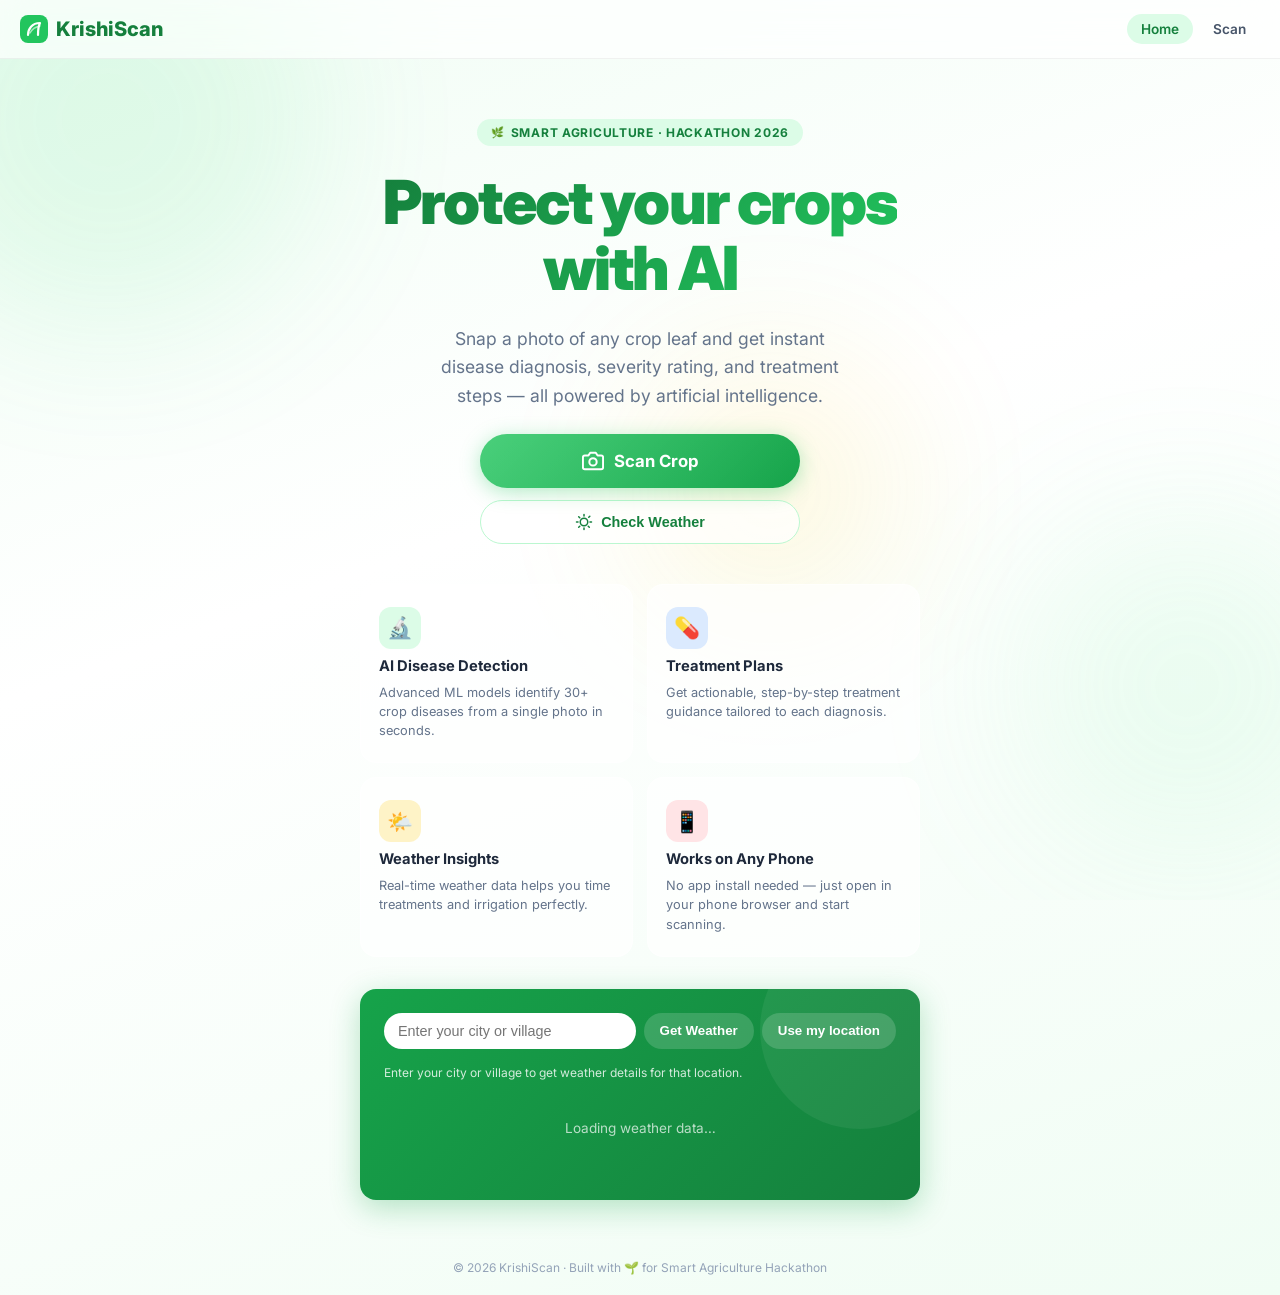
<file: index.html>
<!DOCTYPE html>
<html lang="en">
<head>
  <meta charset="UTF-8" />
  <meta name="viewport" content="width=device-width, initial-scale=1.0" />
  <title>KrishiScan — AI Crop Disease Detection</title>
  <meta name="description" content="KrishiScan uses AI to instantly detect crop diseases from leaf photos. Get treatment recommendations and protect your harvest." />
  <link rel="preconnect" href="https://fonts.googleapis.com" />
  <link rel="preconnect" href="https://fonts.gstatic.com" crossorigin />
  <link href="https://fonts.googleapis.com/css2?family=Inter:wght@400;500;600;700;800;900&display=swap" rel="stylesheet" />
  <style>
    /* ======== DESIGN TOKENS ======== */
    :root {
      --green-50: #f0fdf4;
      --green-100: #dcfce7;
      --green-200: #bbf7d0;
      --green-300: #86efac;
      --green-400: #4ade80;
      --green-500: #22c55e;
      --green-600: #16a34a;
      --green-700: #15803d;
      --green-800: #166534;
      --green-900: #14532d;
      --yellow-400: #facc15;
      --blue-400: #60a5fa;
      --blue-500: #3b82f6;
      --slate-50: #f8fafc;
      --slate-100: #f1f5f9;
      --slate-200: #e2e8f0;
      --slate-400: #94a3b8;
      --slate-500: #64748b;
      --slate-600: #475569;
      --slate-700: #334155;
      --slate-800: #1e293b;
      --slate-900: #0f172a;
      --radius: 16px;
      --radius-sm: 10px;
      --shadow-sm: 0 1px 3px rgba(0,0,0,.08);
      --shadow-md: 0 4px 16px rgba(0,0,0,.1);
      --shadow-lg: 0 12px 40px rgba(0,0,0,.12);
      --transition: .25s cubic-bezier(.4,0,.2,1);
    }

    /* ======== RESET ======== */
    *, *::before, *::after { box-sizing: border-box; margin: 0; padding: 0; }
    html { scroll-behavior: smooth; }
    body {
      font-family: 'Inter', system-ui, -apple-system, sans-serif;
      background: linear-gradient(160deg, var(--green-50) 0%, #fff 40%, var(--green-50) 100%);
      color: var(--slate-800);
      min-height: 100dvh;
      display: flex;
      flex-direction: column;
      -webkit-font-smoothing: antialiased;
    }
    img { max-width: 100%; display: block; }
    a { text-decoration: none; color: inherit; }

    /* ======== ANIMATED BACKGROUND SHAPES ======== */
    .bg-shapes {
      position: fixed; inset: 0; z-index: 0; overflow: hidden; pointer-events: none;
    }
    .bg-shapes span {
      position: absolute; border-radius: 50%; opacity: .12; filter: blur(80px);
      animation: float 18s ease-in-out infinite alternate;
    }
    .bg-shapes span:nth-child(1) { width: 420px; height: 420px; background: var(--green-400); top: -10%; left: -8%; animation-delay: 0s; }
    .bg-shapes span:nth-child(2) { width: 340px; height: 340px; background: var(--green-300); bottom: 5%; right: -6%; animation-delay: -6s; }
    .bg-shapes span:nth-child(3) { width: 260px; height: 260px; background: var(--yellow-400); top: 40%; left: 50%; animation-delay: -12s; }
    @keyframes float {
      0%   { transform: translateY(0)   scale(1); }
      100% { transform: translateY(-40px) scale(1.08); }
    }

    /* ======== NAV ======== */
    .nav {
      position: sticky; top: 0; z-index: 50;
      backdrop-filter: blur(16px) saturate(1.4);
      -webkit-backdrop-filter: blur(16px) saturate(1.4);
      background: rgba(255,255,255,.72);
      border-bottom: 1px solid rgba(0,0,0,.05);
      padding: 14px 20px;
      display: flex; align-items: center; justify-content: space-between;
    }
    .nav-brand {
      display: flex; align-items: center; gap: 8px;
      font-weight: 800; font-size: 1.25rem; color: var(--green-700);
    }
    .nav-brand svg { flex-shrink: 0; }
    .nav-links { display: flex; gap: 6px; }
    .nav-links a {
      padding: 7px 14px; border-radius: 999px; font-size: .85rem; font-weight: 600;
      color: var(--slate-600); transition: var(--transition);
    }
    .nav-links a:hover, .nav-links a.active {
      background: var(--green-100); color: var(--green-700);
    }

    /* ======== HERO ======== */
    .hero {
      position: relative; z-index: 1;
      flex: 1; display: flex; flex-direction: column; align-items: center; justify-content: center;
      text-align: center; padding: 60px 24px 40px;
      gap: 24px;
    }
    .hero-badge {
      display: inline-flex; align-items: center; gap: 6px;
      background: var(--green-100); color: var(--green-700);
      font-size: .75rem; font-weight: 700; text-transform: uppercase; letter-spacing: .06em;
      padding: 6px 14px; border-radius: 999px;
      animation: fadeInDown .6s ease-out both;
    }
    .hero-badge span { font-size: .65rem; }
    .hero h1 {
      font-size: clamp(2.4rem, 8vw, 3.8rem); font-weight: 900;
      line-height: 1.08; letter-spacing: -.03em;
      background: linear-gradient(135deg, var(--green-700), var(--green-500));
      -webkit-background-clip: text; -webkit-text-fill-color: transparent;
      background-clip: text;
      animation: fadeInDown .7s ease-out .1s both;
    }
    .hero p {
      font-size: 1.1rem; color: var(--slate-500); max-width: 420px; line-height: 1.6;
      animation: fadeInDown .7s ease-out .2s both;
    }
    .hero-actions {
      display: flex; flex-direction: column; gap: 12px; align-items: center; width: 100%;
      animation: fadeInDown .7s ease-out .3s both;
    }
    .btn-primary {
      display: inline-flex; align-items: center; gap: 10px;
      background: linear-gradient(135deg, var(--green-500), var(--green-600));
      color: #fff; font-weight: 700; font-size: 1.05rem;
      padding: 16px 36px; border-radius: 999px; border: none; cursor: pointer;
      box-shadow: 0 4px 20px rgba(34,197,94,.35);
      transition: var(--transition); position: relative; overflow: hidden;
      width: 100%; max-width: 320px; justify-content: center;
    }
    .btn-primary:hover {
      transform: translateY(-2px); box-shadow: 0 8px 30px rgba(34,197,94,.45);
    }
    .btn-primary:active { transform: translateY(0); }
    .btn-primary::after {
      content: ''; position: absolute; inset: 0;
      background: linear-gradient(135deg, rgba(255,255,255,.18), transparent);
      pointer-events: none;
    }
    .btn-secondary {
      display: inline-flex; align-items: center; gap: 8px;
      background: rgba(255,255,255,.7); border: 1.5px solid var(--green-200);
      color: var(--green-700); font-weight: 600; font-size: .9rem;
      padding: 12px 28px; border-radius: 999px; cursor: pointer;
      transition: var(--transition); width: 100%; max-width: 320px; justify-content: center;
    }
    .btn-secondary:hover { background: var(--green-100); }

    /* ======== FEATURES GRID ======== */
    .features {
      position: relative; z-index: 1;
      display: grid; grid-template-columns: 1fr; gap: 14px;
      padding: 0 20px 32px; max-width: 600px; margin: 0 auto; width: 100%;
      animation: fadeInDown .7s ease-out .45s both;
    }
    @media (min-width: 480px) { .features { grid-template-columns: 1fr 1fr; } }
    .feature-card {
      background: rgba(255,255,255,.65);
      backdrop-filter: blur(10px);
      border: 1px solid rgba(255,255,255,.5);
      border-radius: var(--radius);
      padding: 22px 18px;
      display: flex; flex-direction: column; gap: 8px;
      transition: var(--transition);
    }
    .feature-card:hover { transform: translateY(-3px); box-shadow: var(--shadow-md); }
    .feature-icon {
      width: 42px; height: 42px; border-radius: 12px;
      display: grid; place-items: center; font-size: 1.3rem;
    }
    .feature-icon.green { background: var(--green-100); }
    .feature-icon.blue  { background: #dbeafe; }
    .feature-icon.amber { background: #fef3c7; }
    .feature-icon.rose  { background: #ffe4e6; }
    .feature-card h3 { font-size: .92rem; font-weight: 700; color: var(--slate-800); }
    .feature-card p  { font-size: .8rem; color: var(--slate-500); line-height: 1.5; }

    /* ======== WEATHER WIDGET ======== */
    .weather-section {
      position: relative; z-index: 1;
      padding: 0 20px 40px; max-width: 600px; margin: 0 auto; width: 100%;
      animation: fadeInDown .7s ease-out .55s both;
    }
    .weather-card {
      background: linear-gradient(135deg, var(--green-600), var(--green-700));
      border-radius: var(--radius); padding: 24px; color: #fff;
      box-shadow: 0 8px 30px rgba(22,163,74,.3);
      position: relative; overflow: hidden;
    }
    .weather-card::before {
      content: ''; position: absolute; width: 200px; height: 200px;
      background: rgba(255,255,255,.06); border-radius: 50%;
      top: -60px; right: -40px;
    }
    .weather-header { display: flex; justify-content: space-between; align-items: flex-start; margin-bottom: 16px; }
    .weather-header h2 { font-size: 1rem; font-weight: 700; }
    .weather-header .location { font-size: .8rem; opacity: .8; margin-top: 2px; }
    .weather-temp { font-size: 2.8rem; font-weight: 900; line-height: 1; }
    .weather-temp small { font-size: 1rem; font-weight: 500; opacity: .7; }
    .weather-desc { font-size: .85rem; opacity: .85; margin-top: 4px; text-transform: capitalize; }
    .weather-grid {
      display: grid; grid-template-columns: repeat(3, 1fr); gap: 12px; margin-top: 18px;
      border-top: 1px solid rgba(255,255,255,.15); padding-top: 16px;
    }
    .weather-stat { text-align: center; }
    .weather-stat .label { font-size: .7rem; opacity: .65; text-transform: uppercase; letter-spacing: .05em; }
    .weather-stat .value { font-size: 1rem; font-weight: 700; margin-top: 2px; }
    .weather-advice {
      margin-top: 14px; padding: 10px 14px; border-radius: var(--radius-sm);
      background: rgba(255,255,255,.12); font-size: .78rem; line-height: 1.5; opacity: .9;
    }
    .weather-controls {
      display: flex; flex-wrap: wrap; gap: 8px; margin-bottom: 16px;
    }
    .weather-controls input {
      flex: 1; min-width: 200px; border: none; border-radius: 999px; padding: 10px 14px;
      font-size: .9rem; color: var(--slate-800); outline: none;
    }
    .weather-controls button {
      border: none; border-radius: 999px; padding: 10px 16px; font-weight: 700;
      cursor: pointer; color: #fff; background: rgba(255,255,255,.16);
      transition: var(--transition);
    }
    .weather-controls button:hover { background: rgba(255,255,255,.24); }
    .weather-status {
      margin-top: 8px; font-size: .75rem; opacity: .9;
    }
    .weather-loading {
      text-align: center; padding: 40px; font-size: .85rem; opacity: .7;
    }

    /* ======== FOOTER ======== */
    footer {
      position: relative; z-index: 1;
      text-align: center; padding: 20px; font-size: .75rem; color: var(--slate-400);
    }

    /* ======== ANIMATIONS ======== */
    @keyframes fadeInDown {
      from { opacity: 0; transform: translateY(18px); }
      to   { opacity: 1; transform: translateY(0); }
    }
    @keyframes pulse {
      0%, 100% { opacity: 1; }
      50%      { opacity: .5; }
    }
    .skeleton {
      background: linear-gradient(90deg, var(--slate-100) 25%, var(--slate-200) 50%, var(--slate-100) 75%);
      background-size: 200% 100%;
      animation: shimmer 1.5s infinite;
      border-radius: var(--radius-sm);
    }
    @keyframes shimmer {
      0%   { background-position: 200% 0; }
      100% { background-position: -200% 0; }
    }
  </style>
</head>
<body>

  <!-- Animated background blobs -->
  <div class="bg-shapes"><span></span><span></span><span></span></div>

  <!-- Navigation -->
  <nav class="nav" id="nav-bar">
    <a href="index.html" class="nav-brand">
      <svg width="28" height="28" viewBox="0 0 28 28" fill="none">
        <rect width="28" height="28" rx="8" fill="#22c55e"/>
        <path d="M8 20c0-6 4-12 12-12-2 4-2 8-2 12" stroke="#fff" stroke-width="2.2" stroke-linecap="round" stroke-linejoin="round" fill="none"/>
        <path d="M10 18c2-4 5-6 10-7" stroke="#fff" stroke-width="1.5" stroke-linecap="round" opacity=".6"/>
      </svg>
      KrishiScan
    </a>
    <div class="nav-links">
      <a href="index.html" class="active" id="nav-home">Home</a>
      <a href="scan.html" id="nav-scan">Scan</a>
    </div>
  </nav>

  <!-- Hero Section -->
  <section class="hero" id="hero-section">
    <div class="hero-badge">
      <span>🌿</span> Smart Agriculture · Hackathon 2026
    </div>
    <h1>Protect your crops<br/>with AI</h1>
    <p>Snap a photo of any crop leaf and get instant disease diagnosis, severity rating, and treatment steps — all powered by artificial intelligence.</p>
    <div class="hero-actions">
      <a href="scan.html" class="btn-primary" id="btn-scan-crop">
        <svg width="22" height="22" fill="none" viewBox="0 0 24 24" stroke="currentColor" stroke-width="2.2" stroke-linecap="round" stroke-linejoin="round"><path d="M23 19a2 2 0 0 1-2 2H3a2 2 0 0 1-2-2V8a2 2 0 0 1 2-2h4l2-3h6l2 3h4a2 2 0 0 1 2 2z"/><circle cx="12" cy="13" r="4"/></svg>
        Scan Crop
      </a>
      <button class="btn-secondary" onclick="document.getElementById('weather-section').scrollIntoView({behavior:'smooth'})" id="btn-check-weather">
        <svg width="18" height="18" fill="none" viewBox="0 0 24 24" stroke="currentColor" stroke-width="2" stroke-linecap="round"><path d="M12 2v2m0 16v2M4.93 4.93l1.41 1.41m11.32 11.32l1.41 1.41M2 12h2m16 0h2M4.93 19.07l1.41-1.41M18.36 5.64l1.41-1.41"/><circle cx="12" cy="12" r="5"/></svg>
        Check Weather
      </button>
    </div>
  </section>

  <!-- Features -->
  <section class="features" id="features-section">
    <div class="feature-card" id="feature-ai">
      <div class="feature-icon green">🔬</div>
      <h3>AI Disease Detection</h3>
      <p>Advanced ML models identify 30+ crop diseases from a single photo in seconds.</p>
    </div>
    <div class="feature-card" id="feature-treatment">
      <div class="feature-icon blue">💊</div>
      <h3>Treatment Plans</h3>
      <p>Get actionable, step-by-step treatment guidance tailored to each diagnosis.</p>
    </div>
    <div class="feature-card" id="feature-weather">
      <div class="feature-icon amber">🌤️</div>
      <h3>Weather Insights</h3>
      <p>Real-time weather data helps you time treatments and irrigation perfectly.</p>
    </div>
    <div class="feature-card" id="feature-mobile">
      <div class="feature-icon rose">📱</div>
      <h3>Works on Any Phone</h3>
      <p>No app install needed — just open in your phone browser and start scanning.</p>
    </div>
  </section>

  <!-- Weather Widget -->
  <section class="weather-section" id="weather-section">
    <div class="weather-card" id="weather-card">
      <div class="weather-controls">
        <input id="weather-location-input" type="text" placeholder="Enter your city or village" aria-label="Enter your location" />
        <button id="weather-location-btn" type="button">Get Weather</button>
        <button id="weather-location-geo" type="button">Use my location</button>
      </div>
      <div class="weather-status" id="weather-status">Sharing your location gives more precise weather updates.</div>
      <div class="weather-loading" id="weather-loading">
        Loading weather data…
      </div>
      <div id="weather-content" style="display:none;">
        <div class="weather-header">
          <div>
            <h2>🌦️ Farm Weather</h2>
            <div class="location" id="w-location">—</div>
          </div>
          <div style="text-align:right;">
            <div class="weather-temp" id="w-temp">—<small>°C</small></div>
            <div class="weather-desc" id="w-desc">—</div>
          </div>
        </div>
        <div class="weather-grid">
          <div class="weather-stat">
            <div class="label">Humidity</div>
            <div class="value" id="w-humidity">—</div>
          </div>
          <div class="weather-stat">
            <div class="label">Wind</div>
            <div class="value" id="w-wind">—</div>
          </div>
          <div class="weather-stat">
            <div class="label">Feels Like</div>
            <div class="value" id="w-feels">—</div>
          </div>
        </div>
        <div class="weather-advice" id="w-advice">—</div>
      </div>
    </div>
  </section>

  <footer>
    &copy; 2026 KrishiScan · Built with 🌱 for Smart Agriculture Hackathon
  </footer>

  <script>
    // ---------- Weather (with mock fallback for GitHub Pages) ----------
    const MOCK_WEATHER = {
      location:"Jaipur, IN",temperature:32,feels_like:35,humidity:58,
      description:"Partly Cloudy",wind_speed:12,
      advice:"Moderate UV — consider applying mulch to retain soil moisture."
    };
    const weatherInput = document.getElementById('weather-location-input');
    const weatherBtn = document.getElementById('weather-location-btn');
    const weatherGeoBtn = document.getElementById('weather-location-geo');
    const weatherStatus = document.getElementById('weather-status');

    function setWeatherStatus(message, isError = false) {
      weatherStatus.textContent = message;
      weatherStatus.style.color = isError ? '#fef2f2' : 'rgba(255,255,255,.9)';
    }

    function renderWeather(d) {
      document.getElementById('w-location').textContent = d.location;
      document.getElementById('w-temp').innerHTML = `${d.temperature}<small>°C</small>`;
      document.getElementById('w-desc').textContent = d.description;
      document.getElementById('w-humidity').textContent = `${d.humidity}%`;
      document.getElementById('w-wind').textContent = `${d.wind_speed} km/h`;
      document.getElementById('w-feels').textContent = `${d.feels_like}°C`;
      document.getElementById('w-advice').textContent = `🌾 ${d.advice}`;
      document.getElementById('weather-loading').style.display = 'none';
      document.getElementById('weather-content').style.display = 'block';
    }

    async function loadWeather({ location, lat, lon } = {}) {
      const params = new URLSearchParams();
      if (location) params.set('location', location);
      if (typeof lat === 'number') params.set('lat', lat);
      if (typeof lon === 'number') params.set('lon', lon);

      try {
        const res = await fetch(`/api/weather?${params.toString()}`);
        if (!res.ok) throw new Error('fail');
        const data = await res.json();
        renderWeather(data);
        setWeatherStatus(`Weather updated for ${data.location}.`);
      } catch {
        renderWeather(MOCK_WEATHER);
        setWeatherStatus('Showing fallback weather. Enter a city to refresh the forecast.', true);
      }
    }

    weatherBtn.addEventListener('click', () => {
      const location = weatherInput.value.trim();
      if (!location) {
        setWeatherStatus('Please enter a city or village name.', true);
        weatherInput.focus();
        return;
      }
      loadWeather({ location });
    });

    weatherInput.addEventListener('keydown', (event) => {
      if (event.key === 'Enter') {
        event.preventDefault();
        weatherBtn.click();
      }
    });

    weatherGeoBtn.addEventListener('click', () => {
      if (!navigator.geolocation) {
        setWeatherStatus('Geolocation is not supported in this browser.', true);
        return;
      }
      setWeatherStatus('Requesting your current location…');
      navigator.geolocation.getCurrentPosition(
        (position) => {
          loadWeather({ lat: position.coords.latitude, lon: position.coords.longitude });
        },
        () => {
          setWeatherStatus('Location access was denied. Please enter a city name manually.', true);
          weatherInput.focus();
        },
        { enableHighAccuracy: false, timeout: 8000, maximumAge: 60000 }
      );
    });

    window.addEventListener('load', () => {
      if (navigator.geolocation) {
        navigator.geolocation.getCurrentPosition(
          (position) => {
            loadWeather({ lat: position.coords.latitude, lon: position.coords.longitude });
          },
          () => {
            setWeatherStatus('Enter your city or village to get weather details for that location.');
          },
          { enableHighAccuracy: false, timeout: 8000, maximumAge: 60000 }
        );
      } else {
        setWeatherStatus('Enter your city or village to get weather details for that location.');
      }
    });
  </script>
</body>
</html>
</file>
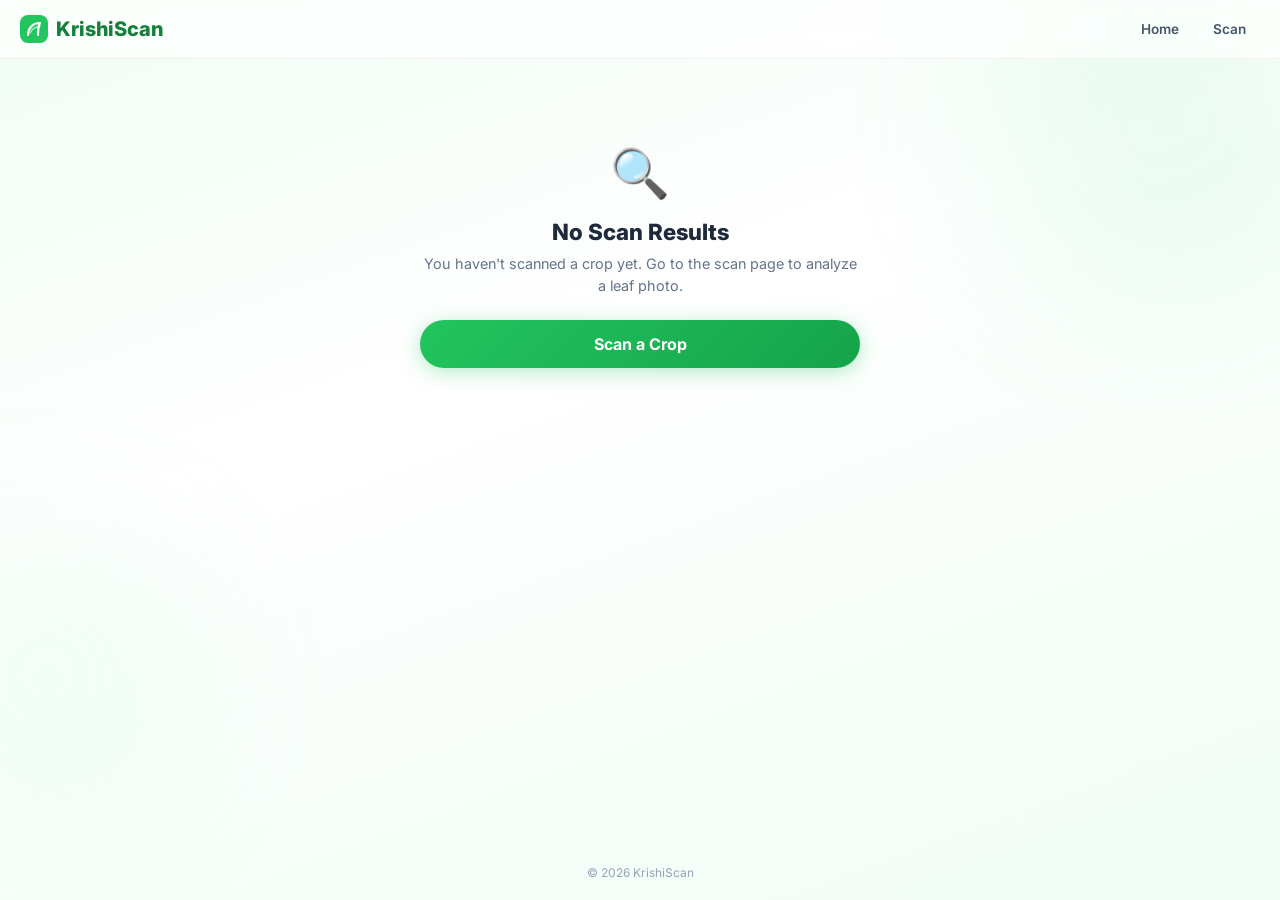
<file: result.html>
<!DOCTYPE html>
<html lang="en">
<head>
  <meta charset="UTF-8"/>
  <meta name="viewport" content="width=device-width, initial-scale=1.0"/>
  <title>Results — KrishiScan</title>
  <meta name="description" content="Your AI-powered crop disease diagnosis results with treatment recommendations."/>
  <link href="https://fonts.googleapis.com/css2?family=Inter:wght@400;500;600;700;800;900&display=swap" rel="stylesheet"/>
  <link rel="stylesheet" href="shared.css"/>
  <link rel="stylesheet" href="result.css"/>
</head>
<body>
  <div class="bg-shapes"><span></span><span></span></div>
  <nav class="nav">
    <a href="index.html" class="nav-brand">
      <svg width="28" height="28" viewBox="0 0 28 28" fill="none"><rect width="28" height="28" rx="8" fill="#22c55e"/><path d="M8 20c0-6 4-12 12-12-2 4-2 8-2 12" stroke="#fff" stroke-width="2.2" stroke-linecap="round" stroke-linejoin="round" fill="none"/><path d="M10 18c2-4 5-6 10-7" stroke="#fff" stroke-width="1.5" stroke-linecap="round" opacity=".6"/></svg>
      KrishiScan
    </a>
    <div class="nav-links">
      <a href="index.html" id="nav-home">Home</a>
      <a href="scan.html" id="nav-scan">Scan</a>
    </div>
  </nav>

  <main class="result-container" id="result-container">
    <!-- No Result State -->
    <div class="no-result" id="no-result">
      <div class="no-result-icon">🔍</div>
      <h2>No Scan Results</h2>
      <p>You haven't scanned a crop yet. Go to the scan page to analyze a leaf photo.</p>
      <a href="scan.html" class="btn-primary" id="btn-go-scan">Scan a Crop</a>
    </div>

    <!-- Result Content (hidden by default) -->
    <div id="result-content" style="display:none">
      <!-- Image preview -->
      <div class="result-image-wrap">
        <img id="result-image" alt="Scanned crop leaf"/>
        <div class="result-badge" id="result-source-badge">AI Analysis</div>
      </div>

      <!-- Disease Card -->
      <div class="disease-card" id="disease-card">
        <div class="disease-header">
          <div class="disease-icon" id="disease-icon">🍂</div>
          <div>
            <h1 class="disease-name" id="disease-name">—</h1>
            <div class="disease-meta">
              <span class="severity-badge" id="severity-badge">—</span>
              <span class="confidence-label" id="confidence-label">—% confidence</span>
            </div>
          </div>
        </div>

        <!-- Confidence bar -->
        <div class="confidence-section">
          <div class="confidence-bar-bg">
            <div class="confidence-bar-fill" id="confidence-bar" style="width:0%"></div>
          </div>
        </div>

        <!-- Treatment -->
        <div class="treatment-section">
          <h2 class="treatment-title">💊 Treatment Steps</h2>
          <ol class="treatment-list" id="treatment-list"></ol>
        </div>
      </div>

      <!-- Actions -->
      <div class="result-actions">
        <a href="scan.html" class="btn-primary" id="btn-scan-again">
          <svg width="20" height="20" fill="none" viewBox="0 0 24 24" stroke="currentColor" stroke-width="2.2" stroke-linecap="round" stroke-linejoin="round"><path d="M23 19a2 2 0 0 1-2 2H3a2 2 0 0 1-2-2V8a2 2 0 0 1 2-2h4l2-3h6l2 3h4a2 2 0 0 1 2 2z"/><circle cx="12" cy="13" r="4"/></svg>
          Scan Again
        </a>
        <a href="index.html" class="btn-secondary" id="btn-go-home">
          <svg width="18" height="18" fill="none" viewBox="0 0 24 24" stroke="currentColor" stroke-width="2" stroke-linecap="round" stroke-linejoin="round"><path d="M3 9l9-7 9 7v11a2 2 0 0 1-2 2H5a2 2 0 0 1-2-2z"/><polyline points="9 22 9 12 15 12 15 22"/></svg>
          Back to Home
        </a>
      </div>

      <!-- Disclaimer -->
      <div class="disclaimer">
        ⚠️ This is an AI-assisted diagnosis. Always consult a certified agronomist for professional advice.
      </div>
    </div>
  </main>
  <footer>&copy; 2026 KrishiScan</footer>
  <script src="result.js"></script>
</body>
</html>
</file>
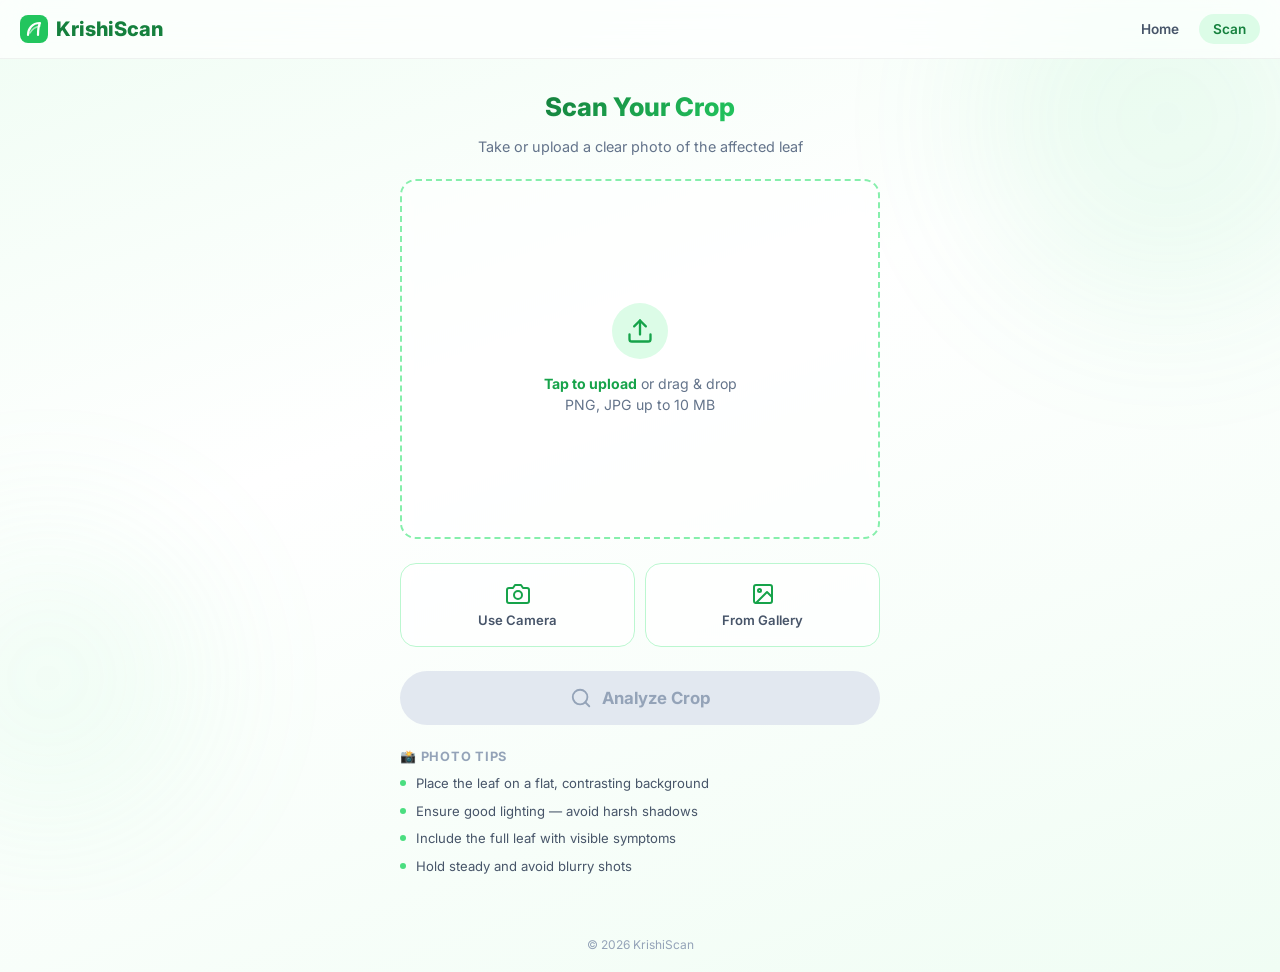
<file: scan.html>
<!DOCTYPE html>
<html lang="en">
<head>
  <meta charset="UTF-8"/>
  <meta name="viewport" content="width=device-width, initial-scale=1.0"/>
  <title>Scan Crop — KrishiScan</title>
  <meta name="description" content="Upload or capture a crop leaf photo for instant AI disease detection."/>
  <link href="https://fonts.googleapis.com/css2?family=Inter:wght@400;500;600;700;800;900&display=swap" rel="stylesheet"/>
  <link rel="stylesheet" href="shared.css"/>
  <link rel="stylesheet" href="scan.css"/>
</head>
<body>
  <div class="bg-shapes"><span></span><span></span></div>
  <nav class="nav">
    <a href="index.html" class="nav-brand">
      <svg width="28" height="28" viewBox="0 0 28 28" fill="none"><rect width="28" height="28" rx="8" fill="#22c55e"/><path d="M8 20c0-6 4-12 12-12-2 4-2 8-2 12" stroke="#fff" stroke-width="2.2" stroke-linecap="round" stroke-linejoin="round" fill="none"/><path d="M10 18c2-4 5-6 10-7" stroke="#fff" stroke-width="1.5" stroke-linecap="round" opacity=".6"/></svg>
      KrishiScan
    </a>
    <div class="nav-links">
      <a href="index.html" id="nav-home">Home</a>
      <a href="scan.html" class="active" id="nav-scan">Scan</a>
    </div>
  </nav>
  <main class="scan-container">
    <h1 class="scan-title">Scan Your Crop</h1>
    <p class="scan-subtitle">Take or upload a clear photo of the affected leaf</p>
    <div class="upload-zone" id="upload-zone">
      <div class="upload-icon" id="upload-icon">
        <svg width="28" height="28" fill="none" viewBox="0 0 24 24" stroke="#16a34a" stroke-width="2" stroke-linecap="round" stroke-linejoin="round"><path d="M21 15v4a2 2 0 0 1-2 2H5a2 2 0 0 1-2-2v-4"/><polyline points="17 8 12 3 7 8"/><line x1="12" y1="3" x2="12" y2="15"/></svg>
      </div>
      <div class="upload-text" id="upload-text"><strong>Tap to upload</strong> or drag &amp; drop<br/>PNG, JPG up to 10 MB</div>
    </div>
    <input type="file" id="file-input" accept="image/*" style="display:none"/>
    <input type="file" id="camera-input" accept="image/*" capture="environment" style="display:none"/>
    <div class="input-buttons">
      <button class="input-btn" id="btn-camera" type="button">
        <svg width="24" height="24" fill="none" viewBox="0 0 24 24" stroke="currentColor" stroke-width="2" stroke-linecap="round" stroke-linejoin="round"><path d="M23 19a2 2 0 0 1-2 2H3a2 2 0 0 1-2-2V8a2 2 0 0 1 2-2h4l2-3h6l2 3h4a2 2 0 0 1 2 2z"/><circle cx="12" cy="13" r="4"/></svg>
        Use Camera
      </button>
      <button class="input-btn" id="btn-gallery" type="button">
        <svg width="24" height="24" fill="none" viewBox="0 0 24 24" stroke="currentColor" stroke-width="2" stroke-linecap="round" stroke-linejoin="round"><rect x="3" y="3" width="18" height="18" rx="2" ry="2"/><circle cx="8.5" cy="8.5" r="1.5"/><polyline points="21 15 16 10 5 21"/></svg>
        From Gallery
      </button>
    </div>
    <button class="btn-analyze disabled" id="btn-analyze" type="button">
      <svg width="22" height="22" fill="none" viewBox="0 0 24 24" stroke="currentColor" stroke-width="2" stroke-linecap="round"><circle cx="11" cy="11" r="8"/><line x1="21" y1="21" x2="16.65" y2="16.65"/></svg>
      Analyze Crop
    </button>
    <div class="error-msg" id="error-msg"></div>
    <div class="tips">
      <h3>📸 Photo Tips</h3>
      <div class="tip-list">
        <div class="tip"><span class="tip-dot"></span>Place the leaf on a flat, contrasting background</div>
        <div class="tip"><span class="tip-dot"></span>Ensure good lighting — avoid harsh shadows</div>
        <div class="tip"><span class="tip-dot"></span>Include the full leaf with visible symptoms</div>
        <div class="tip"><span class="tip-dot"></span>Hold steady and avoid blurry shots</div>
      </div>
    </div>
  </main>
  <footer>&copy; 2026 KrishiScan</footer>
  <script src="scan.js"></script>
</body>
</html>
</file>
<file: shared.css>
/* ======== SHARED DESIGN TOKENS & BASE ======== */
:root {
  --green-50:#f0fdf4;--green-100:#dcfce7;--green-200:#bbf7d0;--green-300:#86efac;
  --green-400:#4ade80;--green-500:#22c55e;--green-600:#16a34a;--green-700:#15803d;
  --green-800:#166534;--green-900:#14532d;
  --yellow-400:#facc15;--blue-400:#60a5fa;
  --slate-50:#f8fafc;--slate-100:#f1f5f9;--slate-200:#e2e8f0;--slate-400:#94a3b8;
  --slate-500:#64748b;--slate-600:#475569;--slate-700:#334155;--slate-800:#1e293b;
  --radius:16px;--radius-sm:10px;
  --transition:.25s cubic-bezier(.4,0,.2,1);
}
*,*::before,*::after{box-sizing:border-box;margin:0;padding:0}
html{scroll-behavior:smooth}
body{font-family:'Inter',system-ui,-apple-system,sans-serif;background:linear-gradient(160deg,var(--green-50) 0%,#fff 40%,var(--green-50) 100%);color:var(--slate-800);min-height:100dvh;display:flex;flex-direction:column;-webkit-font-smoothing:antialiased}
img{max-width:100%;display:block}
a{text-decoration:none;color:inherit}

/* BG SHAPES */
.bg-shapes{position:fixed;inset:0;z-index:0;overflow:hidden;pointer-events:none}
.bg-shapes span{position:absolute;border-radius:50%;opacity:.10;filter:blur(80px);animation:float 18s ease-in-out infinite alternate}
.bg-shapes span:nth-child(1){width:380px;height:380px;background:var(--green-400);top:-8%;right:-6%}
.bg-shapes span:nth-child(2){width:300px;height:300px;background:var(--green-300);bottom:8%;left:-8%;animation-delay:-7s}
.bg-shapes span:nth-child(3){width:260px;height:260px;background:var(--yellow-400);top:40%;left:50%;animation-delay:-12s}
@keyframes float{0%{transform:translateY(0) scale(1)}100%{transform:translateY(-35px) scale(1.06)}}

/* NAV */
.nav{position:sticky;top:0;z-index:50;backdrop-filter:blur(16px) saturate(1.4);-webkit-backdrop-filter:blur(16px) saturate(1.4);background:rgba(255,255,255,.72);border-bottom:1px solid rgba(0,0,0,.05);padding:14px 20px;display:flex;align-items:center;justify-content:space-between}
.nav-brand{display:flex;align-items:center;gap:8px;font-weight:800;font-size:1.25rem;color:var(--green-700)}
.nav-brand svg{flex-shrink:0}
.nav-links{display:flex;gap:6px}
.nav-links a{padding:7px 14px;border-radius:999px;font-size:.85rem;font-weight:600;color:var(--slate-600);transition:var(--transition)}
.nav-links a:hover,.nav-links a.active{background:var(--green-100);color:var(--green-700)}

footer{position:relative;z-index:1;text-align:center;padding:20px;font-size:.75rem;color:var(--slate-400)}

@keyframes fadeInDown{from{opacity:0;transform:translateY(18px)}to{opacity:1;transform:translateY(0)}}
</file>
<file: result.css>
/* RESULT PAGE */
.result-container{position:relative;z-index:1;flex:1;display:flex;flex-direction:column;align-items:center;padding:24px 20px 40px;gap:20px;max-width:520px;margin:0 auto;width:100%}

/* No result */
.no-result{text-align:center;padding:60px 20px;animation:fadeInDown .6s ease-out both}
.no-result-icon{font-size:3rem;margin-bottom:16px}
.no-result h2{font-size:1.4rem;font-weight:800;color:var(--slate-800);margin-bottom:8px}
.no-result p{font-size:.9rem;color:var(--slate-500);margin-bottom:24px;line-height:1.5}

/* Image */
.result-image-wrap{width:100%;border-radius:var(--radius);overflow:hidden;position:relative;animation:fadeInDown .5s ease-out both;box-shadow:0 4px 20px rgba(0,0,0,.1)}
.result-image-wrap img{width:100%;height:220px;object-fit:cover}
.result-badge{position:absolute;top:12px;right:12px;background:rgba(0,0,0,.55);backdrop-filter:blur(6px);color:#fff;font-size:.7rem;font-weight:700;padding:5px 12px;border-radius:999px;text-transform:uppercase;letter-spacing:.04em}

/* Disease Card */
.disease-card{width:100%;background:rgba(255,255,255,.75);backdrop-filter:blur(12px);border:1px solid rgba(255,255,255,.6);border-radius:var(--radius);padding:24px 20px;animation:fadeInDown .5s ease-out .15s both;box-shadow:0 4px 24px rgba(0,0,0,.06)}
.disease-header{display:flex;align-items:flex-start;gap:14px}
.disease-icon{width:48px;height:48px;border-radius:14px;display:grid;place-items:center;font-size:1.5rem;flex-shrink:0;background:var(--green-100)}
.disease-name{font-size:1.35rem;font-weight:800;color:var(--slate-800);line-height:1.2}
.disease-meta{display:flex;align-items:center;gap:8px;margin-top:6px;flex-wrap:wrap}
.severity-badge{font-size:.7rem;font-weight:700;padding:4px 10px;border-radius:999px;text-transform:uppercase;letter-spacing:.04em}
.severity-badge.high{background:#fef2f2;color:#dc2626;border:1px solid #fecaca}
.severity-badge.medium{background:#fffbeb;color:#d97706;border:1px solid #fde68a}
.severity-badge.low{background:#f0fdf4;color:#16a34a;border:1px solid #bbf7d0}
.severity-badge.none{background:var(--green-100);color:var(--green-700);border:1px solid var(--green-200)}
.confidence-label{font-size:.8rem;color:var(--slate-500);font-weight:600}

/* Confidence bar */
.confidence-section{margin-top:18px}
.confidence-bar-bg{width:100%;height:10px;background:var(--slate-100);border-radius:999px;overflow:hidden}
.confidence-bar-fill{height:100%;border-radius:999px;transition:width 1.2s cubic-bezier(.4,0,.2,1);background:linear-gradient(90deg,var(--green-400),var(--green-500))}
.confidence-bar-fill.high{background:linear-gradient(90deg,#f87171,#dc2626)}
.confidence-bar-fill.medium{background:linear-gradient(90deg,#fbbf24,#d97706)}

/* Treatment */
.treatment-section{margin-top:22px;border-top:1px solid var(--slate-200);padding-top:18px}
.treatment-title{font-size:.95rem;font-weight:700;color:var(--slate-800);margin-bottom:14px}
.treatment-list{display:flex;flex-direction:column;gap:10px;padding-left:20px}
.treatment-list li{font-size:.85rem;color:var(--slate-600);line-height:1.6;padding-left:4px}
.treatment-list li::marker{color:var(--green-500);font-weight:700}

/* Actions */
.result-actions{display:flex;flex-direction:column;gap:10px;width:100%;animation:fadeInDown .5s ease-out .3s both}
.btn-primary{display:inline-flex;align-items:center;justify-content:center;gap:10px;background:linear-gradient(135deg,var(--green-500),var(--green-600));color:#fff;font-weight:700;font-size:1rem;padding:14px 32px;border-radius:999px;border:none;cursor:pointer;box-shadow:0 4px 20px rgba(34,197,94,.35);transition:var(--transition);width:100%}
.btn-primary:hover{transform:translateY(-2px);box-shadow:0 8px 30px rgba(34,197,94,.45)}
.btn-secondary{display:inline-flex;align-items:center;justify-content:center;gap:8px;background:rgba(255,255,255,.7);border:1.5px solid var(--green-200);color:var(--green-700);font-weight:600;font-size:.9rem;padding:12px 24px;border-radius:999px;cursor:pointer;transition:var(--transition);width:100%}
.btn-secondary:hover{background:var(--green-100)}

/* Disclaimer */
.disclaimer{font-size:.75rem;color:var(--slate-400);text-align:center;line-height:1.5;padding:8px 16px;background:rgba(255,255,255,.5);border-radius:var(--radius-sm);animation:fadeInDown .5s ease-out .4s both}
</file>
<file: scan.css>
/* SCAN PAGE */
.scan-container{position:relative;z-index:1;flex:1;display:flex;flex-direction:column;align-items:center;padding:32px 20px 40px;gap:24px;max-width:520px;margin:0 auto;width:100%}
.scan-title{font-size:1.6rem;font-weight:800;text-align:center;background:linear-gradient(135deg,var(--green-700),var(--green-500));-webkit-background-clip:text;-webkit-text-fill-color:transparent;background-clip:text;animation:fadeInDown .6s ease-out both}
.scan-subtitle{font-size:.9rem;color:var(--slate-500);text-align:center;margin-top:-8px;animation:fadeInDown .6s ease-out .1s both}
.upload-zone{width:100%;aspect-ratio:4/3;border:2.5px dashed var(--green-300);border-radius:var(--radius);display:flex;flex-direction:column;align-items:center;justify-content:center;gap:14px;cursor:pointer;transition:var(--transition);background:rgba(255,255,255,.5);backdrop-filter:blur(6px);position:relative;overflow:hidden;animation:fadeInDown .6s ease-out .2s both}
.upload-zone:hover,.upload-zone.drag-over{border-color:var(--green-500);background:var(--green-50)}
.upload-zone.has-image{border-style:solid;border-color:var(--green-400)}
.upload-icon{width:56px;height:56px;border-radius:50%;background:var(--green-100);display:grid;place-items:center;transition:var(--transition)}
.upload-zone:hover .upload-icon{background:var(--green-200);transform:scale(1.05)}
.upload-text{font-size:.88rem;color:var(--slate-500);text-align:center;line-height:1.5}
.upload-text strong{color:var(--green-600)}
.upload-zone img{position:absolute;inset:0;width:100%;height:100%;object-fit:cover;border-radius:13px}
.upload-zone .remove-btn{position:absolute;top:10px;right:10px;width:32px;height:32px;border-radius:50%;background:rgba(0,0,0,.55);color:#fff;border:none;cursor:pointer;font-size:1.1rem;display:grid;place-items:center;transition:var(--transition);z-index:2;backdrop-filter:blur(4px)}
.upload-zone .remove-btn:hover{background:rgba(220,38,38,.8)}
.input-buttons{display:grid;grid-template-columns:1fr 1fr;gap:10px;width:100%;animation:fadeInDown .6s ease-out .3s both}
.input-btn{display:flex;flex-direction:column;align-items:center;gap:6px;padding:18px 10px;border-radius:var(--radius);border:1.5px solid var(--green-200);background:rgba(255,255,255,.7);backdrop-filter:blur(6px);cursor:pointer;transition:var(--transition);font-size:.82rem;font-weight:600;color:var(--slate-600);font-family:inherit}
.input-btn:hover{border-color:var(--green-400);background:var(--green-50);transform:translateY(-2px)}
.input-btn svg{color:var(--green-600)}
.btn-analyze{display:inline-flex;align-items:center;justify-content:center;gap:10px;width:100%;padding:16px;border-radius:999px;border:none;font-family:inherit;font-size:1.05rem;font-weight:700;cursor:pointer;transition:var(--transition);animation:fadeInDown .6s ease-out .4s both}
.btn-analyze.ready{background:linear-gradient(135deg,var(--green-500),var(--green-600));color:#fff;box-shadow:0 4px 20px rgba(34,197,94,.35)}
.btn-analyze.ready:hover{transform:translateY(-2px);box-shadow:0 8px 30px rgba(34,197,94,.45)}
.btn-analyze.disabled{background:var(--slate-200);color:var(--slate-400);pointer-events:none}
.btn-analyze.loading{background:var(--green-600);color:#fff;pointer-events:none}
.spinner{width:22px;height:22px;border:3px solid rgba(255,255,255,.3);border-top-color:#fff;border-radius:50%;animation:spin .7s linear infinite}
@keyframes spin{to{transform:rotate(360deg)}}
.error-msg{background:#fef2f2;border:1px solid #fecaca;color:#dc2626;padding:12px 16px;border-radius:var(--radius-sm);font-size:.85rem;width:100%;text-align:center;display:none;animation:fadeInDown .3s ease-out both}
.tips{width:100%;animation:fadeInDown .6s ease-out .5s both}
.tips h3{font-size:.8rem;font-weight:700;color:var(--slate-400);text-transform:uppercase;letter-spacing:.06em;margin-bottom:10px}
.tip-list{display:flex;flex-direction:column;gap:8px}
.tip{display:flex;align-items:flex-start;gap:10px;font-size:.82rem;color:var(--slate-600);line-height:1.5}
.tip-dot{flex-shrink:0;width:6px;height:6px;border-radius:50%;background:var(--green-400);margin-top:6px}
</file>
